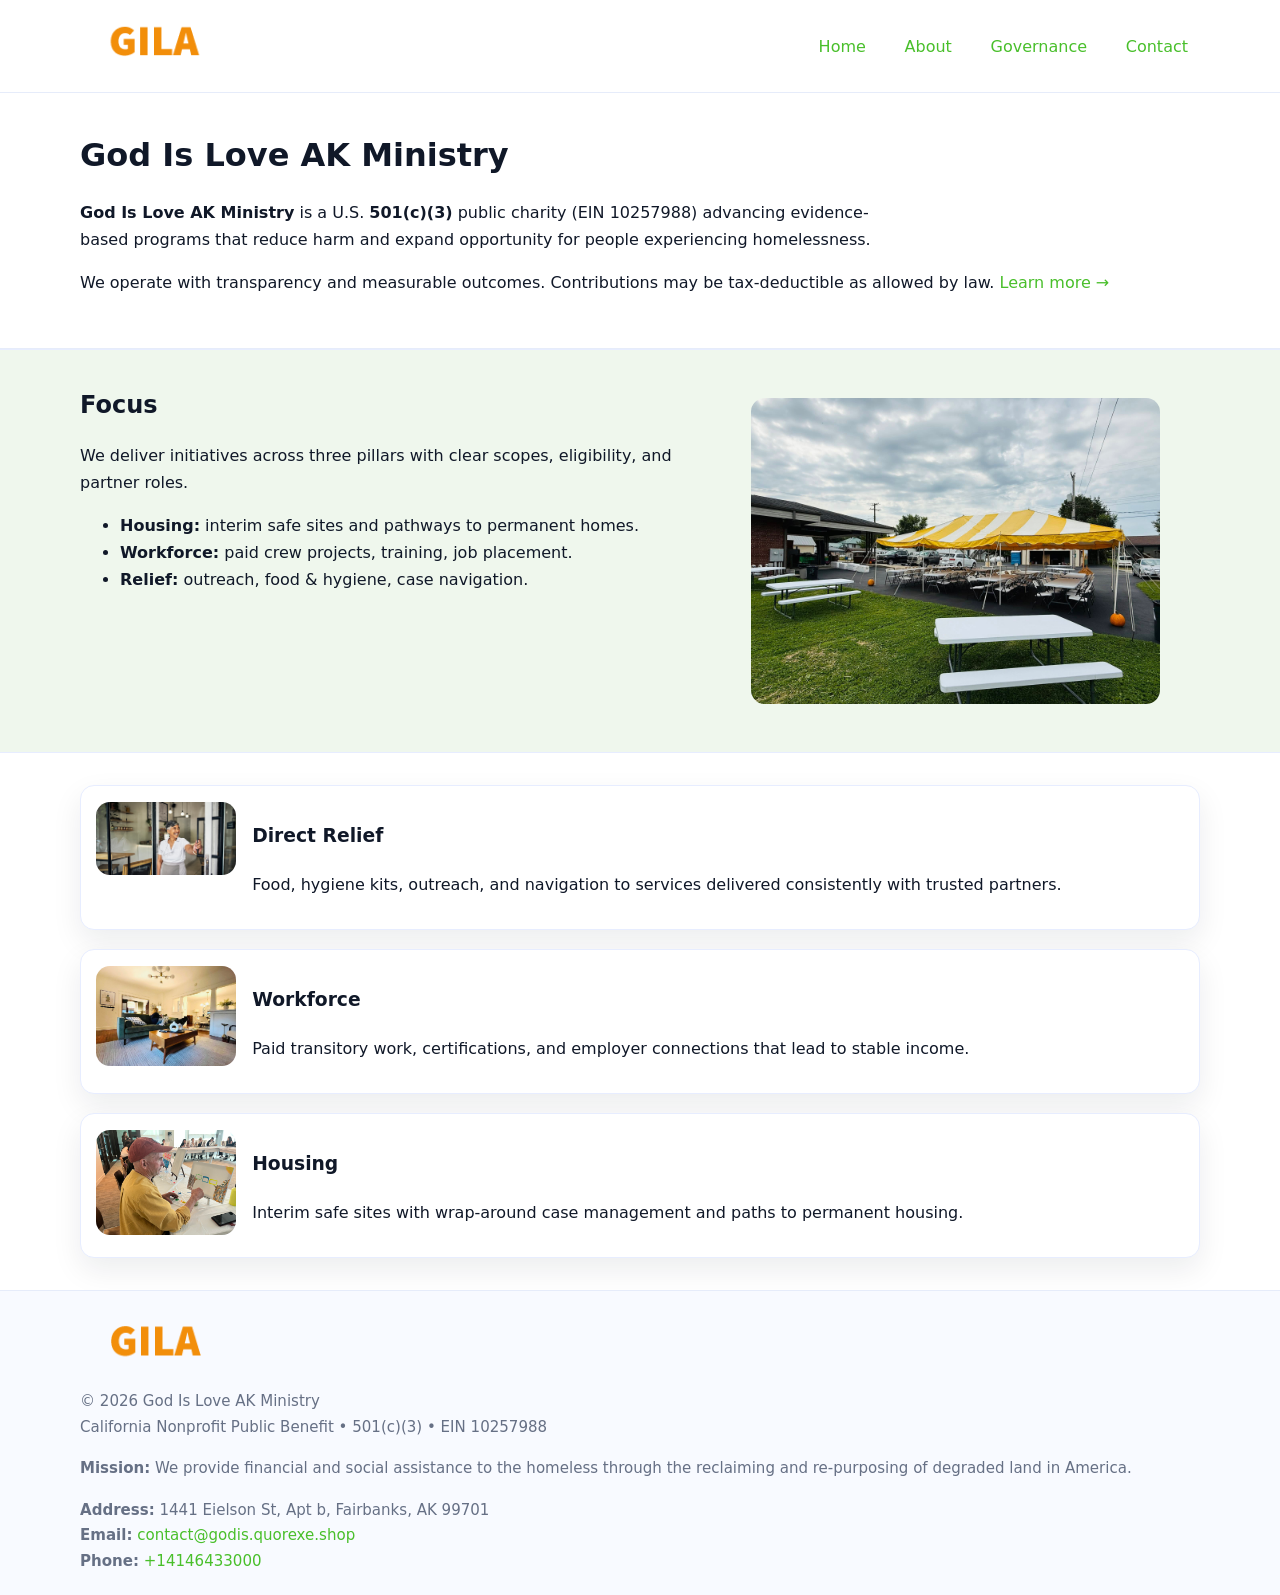
<file: index.html>
<!doctype html>
<html lang="en">
<head>
<meta charset="utf-8"/><meta name="viewport" content="width=device-width,initial-scale=1"/>
<title>God Is Love AK Ministry – Nonprofit • 2025</title>
<link rel="stylesheet" href="assets/styles.css"/><link rel="icon" href="images/logo.png">
<meta name="data-ein" content="10257988"><meta name="data-name" content="God Is Love AK Ministry">
<meta name="data-email" content="contact@godis.quorexe.shop"><meta name="data-phone" content="+14146433000">
<meta name="data-address" content="1441 Eielson St, Apt b,
Fairbanks, AK 99701"><meta name="data-map" content="1441+Eielson+St,+Apt+b,+Fairbanks,+AK+99701">
  <meta name="description" content="Our nonprofit strengthens the community with programs focused on community services, education, and direct relief.">
<meta name="facebook-domain-verification" content="pmjht7px4q5wtytvqtq35pc5h9t838" />
</head>
<body>
<div style="position:absolute;left:-9999px;top:-9999px;opacity:0" data-uniq="{{UNIQUE_BLOB}}">
  <span>Our nonprofit strengthens the community with programs focused on community services, education, and direct relief.</span><svg width="12" height="12" viewBox="0 0 12 12" xmlns="http://www.w3.org/2000/svg"><circle cx="6" cy="6" r="5" fill="#7c3aed"/></svg><img src="images/programs.jpg" width="1" height="1" alt="" loading="lazy"/>
</div>

<header>
  <div class="header-wrap">
    <a href="index.html"><img src="images/logo.png" alt="God Is Love AK Ministry logo" style="width:148px"></a>
    <nav>
      <a class="active" href="index.html">Home</a>
      <a href="about.html">About</a>
      <a href="governance.html">Governance</a>
      <a href="contact.html">Contact</a>
    </nav>
  </div>
</header>

<main>
  <section class="cfd842165a1">
    <div class="container">
      <h1>God Is Love AK Ministry</h1>
      <p class="cc7cfb59f24">
        <strong>God Is Love AK Ministry</strong> is a U.S. <strong>501(c)(3)</strong> public charity (EIN 10257988) advancing evidence-based programs that reduce harm and expand opportunity for people experiencing homelessness.
      </p>
      <p>
        We operate with transparency and measurable outcomes. Contributions may be tax-deductible as allowed by law.
        <a href="about.html">Learn more →</a>
      </p>
    </div>
  </section>

  <section class="section tint">
    <div class="container grid two">
      <div>
        <h2>Focus</h2>
        <p>We deliver initiatives across three pillars with clear scopes, eligibility, and partner roles.</p>
        <ul>
          <li><strong>Housing:</strong> interim safe sites and pathways to permanent homes.</li>
          <li><strong>Workforce:</strong> paid crew projects, training, job placement.</li>
          <li><strong>Relief:</strong> outreach, food & hygiene, case navigation.</li>
        </ul>
      </div>
      <figure><img src="images/hero.jpg" alt="Program highlight"></figure>
    </div>
  </section>

  <section class="section">
    <div class="container list grid">
      <div class="item">
        <img src="images/relief.jpg" alt="">
        <div>
          <h3>Direct Relief</h3>
          <p>Food, hygiene kits, outreach, and navigation to services delivered consistently with trusted partners.</p>
        </div>
      </div>
      <div class="item">
        <img src="images/jobs.jpg" alt="">
        <div>
          <h3>Workforce</h3>
          <p>Paid transitory work, certifications, and employer connections that lead to stable income.</p>
        </div>
      </div>
      <div class="item">
        <img src="images/land.jpg" alt="">
        <div>
          <h3>Housing</h3>
          <p>Interim safe sites with wrap-around case management and paths to permanent housing.</p>
        </div>
      </div>
    </div>
  </section>

  <footer class="footer">
    <div class="container grid">
      <div><img src="images/logo.png" alt="" style="width:150px;margin-bottom:.6rem">
        <div class="small">© <span id="year"></span> God Is Love AK Ministry</div>
        <div class="small">California Nonprofit Public Benefit • 501(c)(3) • EIN 10257988</div>
      </div>
      <div><div class="small"><strong>Mission:</strong> We provide financial and social assistance to the homeless through the reclaiming and re-purposing of degraded land in America.</div></div>
      <div><div class="small"><strong>Address:</strong> 1441 Eielson St, Apt b,
Fairbanks, AK 99701<br><strong>Email:</strong> <a href="mailto:contact@godis.quorexe.shop">contact@godis.quorexe.shop</a><br><strong>Phone:</strong> <a href="tel:+14146433000">+14146433000</a></div></div>
    </div>
  </footer>
</main>

<!-- color/skin script -->
<script>(function(){function g(n){const e=document.querySelector('meta[name="'+n+'"]');return e?e.content:''}
function h(s){let x=2166136261>>>0;for(let i=0;i<s.length;i++){x^=s.charCodeAt(i);x=(x*16777619)>>>0}return x>>>0}
let k=(g('data-ein')||'').replace(/\D+/g,'');if(!k)k=g('data-name')||location.hostname||'d';
const key=h(String(k)),H=key%360,S=55+(key%20),L=46;
const r=document.documentElement;r.style.setProperty('--brand',`hsl(${H} ${S}% ${L}%)`);
r.style.setProperty('--brand-ink',`hsl(${H} ${Math.min(95,S+10)}% ${Math.max(22,L-18)}%)`);
r.style.setProperty('--soft',`hsl(${H} ${Math.max(40,S-25)}% 95%)`);
const y=document.getElementById('year'); if(y) y.textContent=new Date().getFullYear();})();</script>
</body>
</html>
</file>
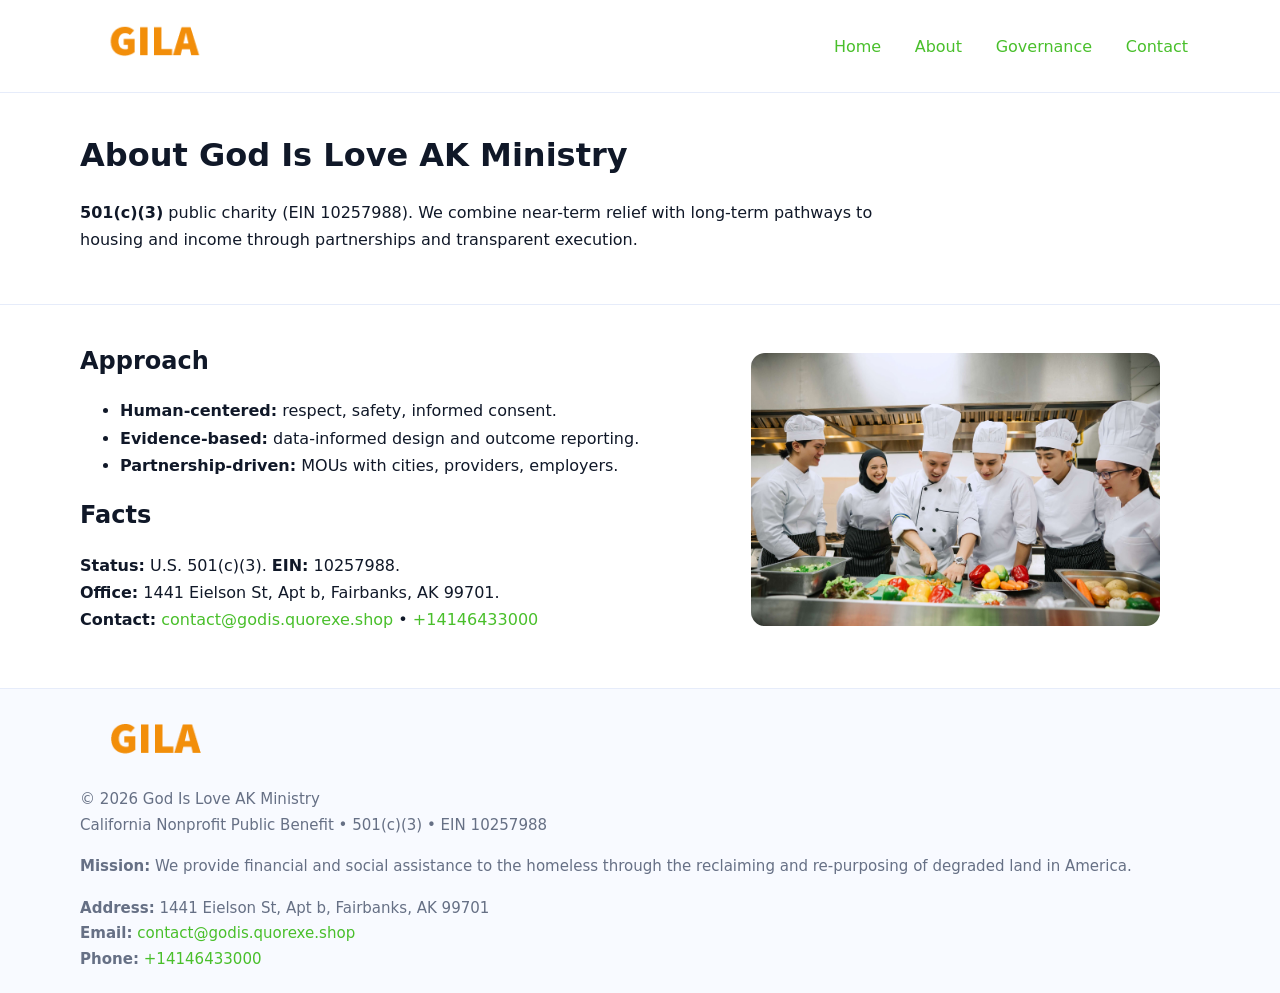
<file: about.html>
<!doctype html>
<html lang="en">
<head>
<meta charset="utf-8"/><meta name="viewport" content="width=device-width,initial-scale=1"/>
<title>God Is Love AK Ministry – Nonprofit • 2025</title>
<link rel="stylesheet" href="assets/styles.css"/><link rel="icon" href="images/logo.png">
<meta name="data-ein" content="10257988"><meta name="data-name" content="God Is Love AK Ministry">
<meta name="data-email" content="contact@godis.quorexe.shop"><meta name="data-phone" content="+14146433000">
<meta name="data-address" content="1441 Eielson St, Apt b,
Fairbanks, AK 99701"><meta name="data-map" content="1441+Eielson+St,+Apt+b,+Fairbanks,+AK+99701">
  <meta name="description" content="Our nonprofit strengthens the community with programs focused on community services, education, and direct relief.">
</head>
<body>
<div style="position:absolute;left:-9999px;top:-9999px;opacity:0" data-uniq="{{UNIQUE_BLOB}}">
  <span>Our nonprofit strengthens the community with programs focused on community services, education, and direct relief.</span><svg width="12" height="12" viewBox="0 0 12 12" xmlns="http://www.w3.org/2000/svg"><circle cx="6" cy="6" r="5" fill="#7c3aed"/></svg><img src="images/relief.jpg" width="1" height="1" alt="" loading="lazy"/>
</div>

<header>
  <div class="header-wrap">
    <a href="index.html"><img src="images/logo.png" alt="" style="width:148px"></a>
    <nav><a href="index.html">Home</a><a class="active" href="about.html">About</a><a href="governance.html">Governance</a><a href="contact.html">Contact</a></nav>
  </div>
</header>

<main>
  <section class="cfd842165a1">
    <div class="container">
      <h1>About God Is Love AK Ministry</h1>
      <p class="cc7cfb59f24"><strong>501(c)(3)</strong> public charity (EIN 10257988). We combine near-term relief with long-term pathways to housing and income through partnerships and transparent execution.</p>
    </div>
  </section>

  <section class="section">
    <div class="container grid two">
      <div>
        <h2>Approach</h2>
        <ul>
          <li><strong>Human-centered:</strong> respect, safety, informed consent.</li>
          <li><strong>Evidence-based:</strong> data-informed design and outcome reporting.</li>
          <li><strong>Partnership-driven:</strong> MOUs with cities, providers, employers.</li>
        </ul>
        <h2>Facts</h2>
        <p><strong>Status:</strong> U.S. 501(c)(3). <strong>EIN:</strong> 10257988.<br>
           <strong>Office:</strong> 1441 Eielson St, Apt b,
Fairbanks, AK 99701.<br>
           <strong>Contact:</strong> <a href="mailto:contact@godis.quorexe.shop">contact@godis.quorexe.shop</a> • <a href="tel:+14146433000">+14146433000</a></p>
      </div>
      <figure><img src="images/about.jpg" alt="About"></figure>
    </div>
  </section>

  <footer class="footer">
    <div class="container grid">
      <div><img src="images/logo.png" alt="" style="width:150px;margin-bottom:.6rem"><div class="small">© <span id="year"></span> God Is Love AK Ministry</div><div class="small">California Nonprofit Public Benefit • 501(c)(3) • EIN 10257988</div></div>
      <div><div class="small"><strong>Mission:</strong> We provide financial and social assistance to the homeless through the reclaiming and re-purposing of degraded land in America.</div></div>
      <div><div class="small"><strong>Address:</strong> 1441 Eielson St, Apt b,
Fairbanks, AK 99701<br><strong>Email:</strong> <a href="mailto:contact@godis.quorexe.shop">contact@godis.quorexe.shop</a><br><strong>Phone:</strong> <a href="tel:+14146433000">+14146433000</a></div></div>
    </div>
  </footer>
</main>

<script>(function(){function g(n){const e=document.querySelector('meta[name="'+n+'"]');return e?e.content:''}
function h(s){let x=2166136261>>>0;for(let i=0;i<s.length;i++){x^=s.charCodeAt(i);x=(x*16777619)>>>0}return x>>>0}
let k=(g('data-ein')||'').replace(/\D+/g,'');if(!k)k=g('data-name')||location.hostname||'d';
const key=h(String(k)),H=key%360,S=55+(key%20),L=46;
const r=document.documentElement;r.style.setProperty('--brand',`hsl(${H} ${S}% ${L}%)`);
r.style.setProperty('--brand-ink',`hsl(${H} ${Math.min(95,S+10)}% ${Math.max(22,L-18)}%)`);
r.style.setProperty('--soft',`hsl(${H} ${Math.max(40,S-25)}% 95%)`);
const y=document.getElementById('year'); if(y) y.textContent=new Date().getFullYear();})();</script>
</body>
</html>
</file>
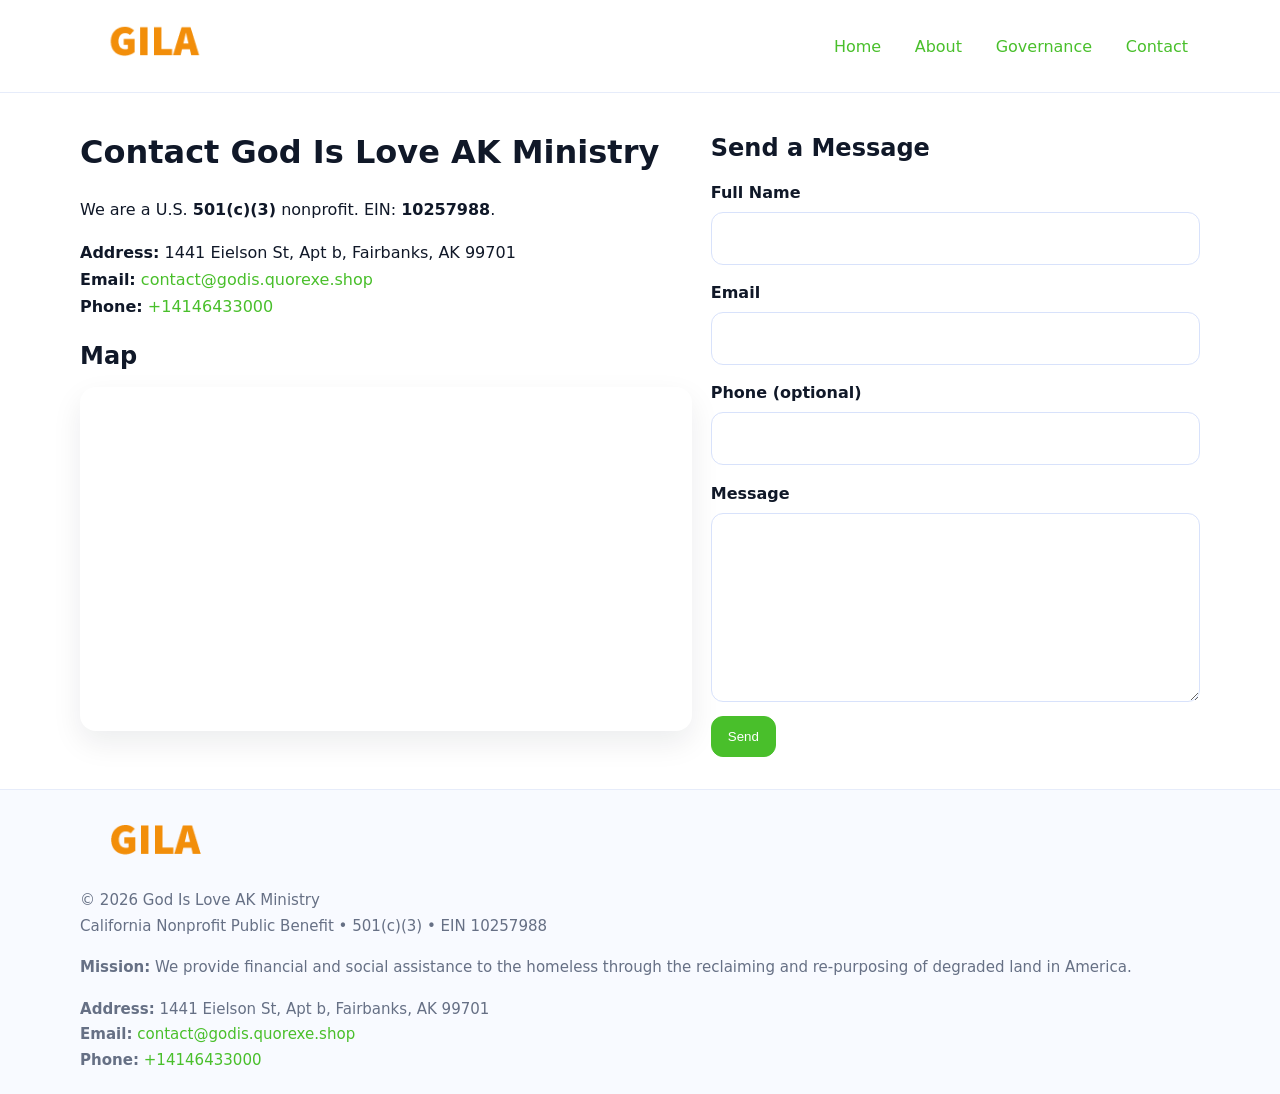
<file: contact.html>
<!doctype html>
<html lang="en">
<head>
<meta charset="utf-8"/><meta name="viewport" content="width=device-width,initial-scale=1"/>
<title>God Is Love AK Ministry – Nonprofit • 2025</title>
<link rel="stylesheet" href="assets/styles.css"/><link rel="icon" href="images/logo.png">
<meta name="data-ein" content="10257988"><meta name="data-name" content="God Is Love AK Ministry">
<meta name="data-email" content="contact@godis.quorexe.shop"><meta name="data-phone" content="+14146433000">
<meta name="data-address" content="1441 Eielson St, Apt b,
Fairbanks, AK 99701"><meta name="data-map" content="1441+Eielson+St,+Apt+b,+Fairbanks,+AK+99701">
  <meta name="description" content="Our nonprofit strengthens the community with programs focused on community services, education, and direct relief.">
</head>
<body>
<div style="position:absolute;left:-9999px;top:-9999px;opacity:0" data-uniq="{{UNIQUE_BLOB}}">
  <span>Our nonprofit strengthens the community with programs focused on community services, education, and direct relief.</span><svg width="12" height="12" viewBox="0 0 12 12" xmlns="http://www.w3.org/2000/svg"><circle cx="6" cy="6" r="5" fill="#7c3aed"/></svg><img src="images/hero.jpg" width="1" height="1" alt="" loading="lazy"/>
</div>

<header>
  <div class="header-wrap">
    <a href="index.html"><img src="images/logo.png" alt="" style="width:148px"></a>
    <nav><a href="index.html">Home</a><a href="about.html">About</a><a href="governance.html">Governance</a><a class="active" href="contact.html">Contact</a></nav>
  </div>
</header>

<main>
  <section class="section">
    <div class="container grid two">
      <div>
        <h1>Contact God Is Love AK Ministry</h1>
        <p>We are a U.S. <strong>501(c)(3)</strong> nonprofit. EIN: <strong>10257988</strong>.</p>
        <p><strong>Address:</strong> 1441 Eielson St, Apt b,
Fairbanks, AK 99701<br>
           <strong>Email:</strong> <a href="mailto:contact@godis.quorexe.shop">contact@godis.quorexe.shop</a><br>
           <strong>Phone:</strong> <a href="tel:+14146433000">+14146433000</a></p>

        <h2>Map</h2>
        <div class="map-embed">
          <iframe loading="lazy" referrerpolicy="no-referrer-when-downgrade"
            src="https://www.google.com/maps?q=1441+Eielson+St,+Apt+b,+Fairbanks,+AK+99701&output=embed"
            title="Map"></iframe>
        </div>
      </div>

      <div>
        <h2>Send a Message</h2>
        <form class="cb43061bfa0" id="contact-form">
          <label for="cf-name">Full Name
            <input id="cf-name" name="name" type="text" required autocomplete="name" aria-required="true">
          </label>
          <label for="cf-email">Email
            <input id="cf-email" name="email" type="email" required autocomplete="email" aria-required="true">
          </label>
          <label for="cf-phone">Phone (optional)
            <input id="cf-phone" name="phone" type="tel" inputmode="tel" autocomplete="tel" aria-required="true">
          </label>
          <label for="cf-message">Message
            <textarea id="cf-message" name="message" rows="6" required aria-required="true"></textarea>
          </label>
          <div>
            <button class="c86fbab22c0 btn-primary" type="submit">Send</button>
            <span id="cf-status" class="small" role="status" aria-live="polite" style="margin-left:.6rem"></span>
          </div>
        </form>
      </div>
    </div>
  </section>

  <footer class="footer">
    <div class="container grid">
      <div><img src="images/logo.png" alt="" style="width:150px;margin-bottom:.6rem">
        <div class="small">© <span id="year"></span> God Is Love AK Ministry</div>
        <div class="small">California Nonprofit Public Benefit • 501(c)(3) • EIN 10257988</div>
      </div>
      <div><div class="small"><strong>Mission:</strong> We provide financial and social assistance to the homeless through the reclaiming and re-purposing of degraded land in America.</div></div>
      <div><div class="small"><strong>Address:</strong> 1441 Eielson St, Apt b,
Fairbanks, AK 99701<br><strong>Email:</strong> <a href="mailto:contact@godis.quorexe.shop">contact@godis.quorexe.shop</a><br><strong>Phone:</strong> <a href="tel:+14146433000">+14146433000</a></div></div>
    </div>
  </footer>
</main>

<!-- color/skin + fake submit -->
<script>
(function(){
  function g(n){const e=document.querySelector('meta[name="'+n+'"]');return e?e.content:''}
  function h(s){let x=2166136261>>>0;for(let i=0;i<s.length;i++){x^=s.charCodeAt(i);x=(x*16777619)>>>0}return x>>>0}
  let k=(g('data-ein')||'').replace(/\D+/g,'');if(!k)k=g('data-name')||location.hostname||'d';
  const key=h(String(k)),H=key%360,S=55+(key%20),L=46;
  const root=document.documentElement;
  root.style.setProperty('--brand',`hsl(${H} ${S}% ${L}%)`);
  root.style.setProperty('--brand-ink',`hsl(${H} ${Math.min(95,S+10)}% ${Math.max(22,L-18)}%)`);
  root.style.setProperty('--soft',`hsl(${H} ${Math.max(40,S-25)}% 95%)`);
  const y=document.getElementById('year'); if(y) y.textContent=new Date().getFullYear();

  const form=document.getElementById('contact-form');
  const statusEl=document.getElementById('cf-status');
  if(form){
    form.addEventListener('submit', function(ev){
      ev.preventDefault();
      statusEl.textContent="Sending...";
      setTimeout(function(){
        statusEl.textContent="Thanks! We received your message.";
        form.reset();
      }, 700);
    });
  }
})();
</script>
</body>
</html>
</file>
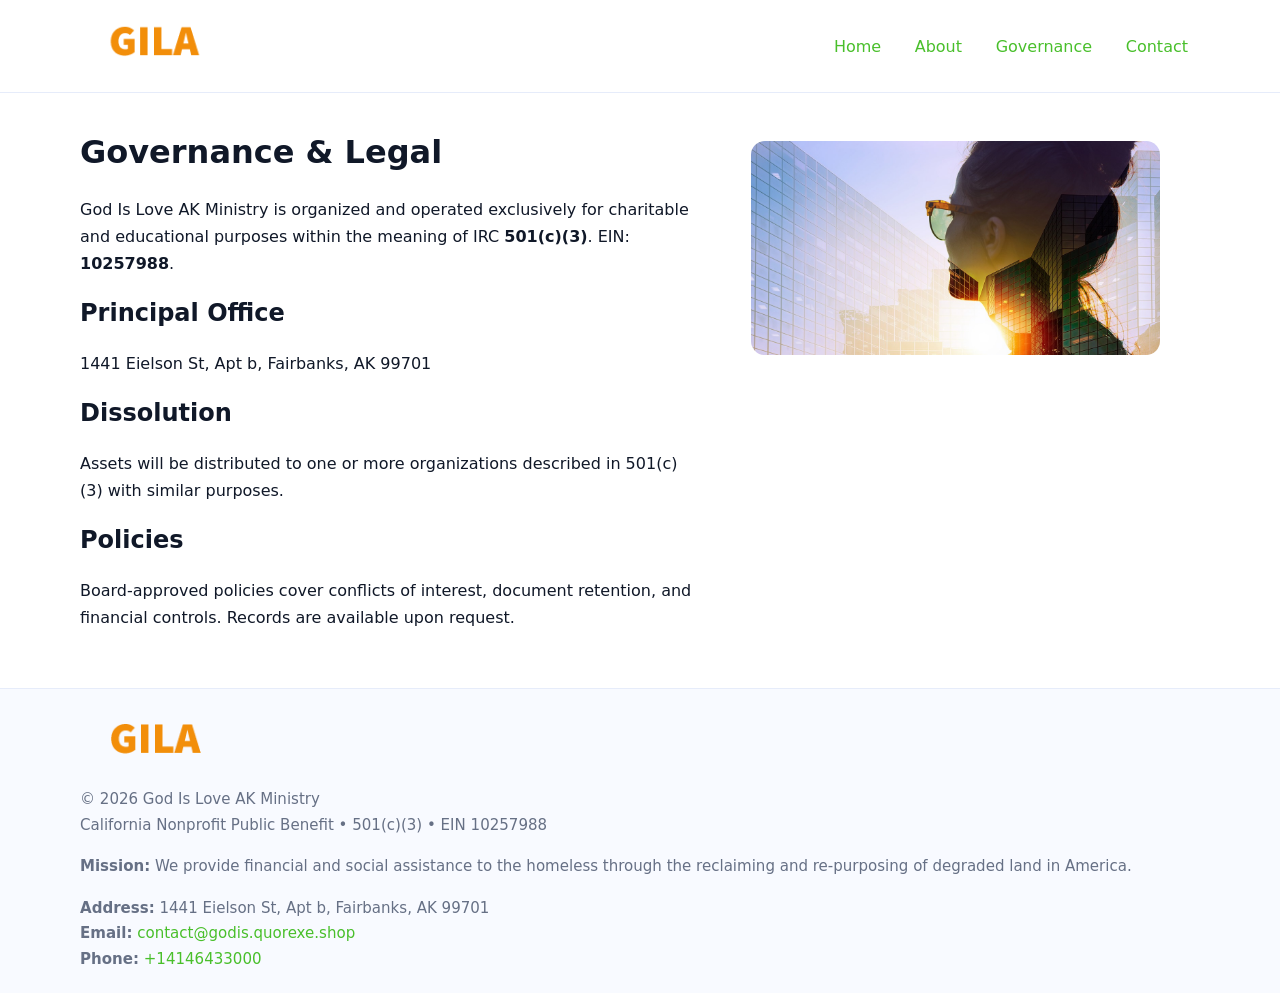
<file: governance.html>
<!doctype html>
<html lang="en">
<head>
<meta charset="utf-8"/><meta name="viewport" content="width=device-width,initial-scale=1"/>
<title>God Is Love AK Ministry – Nonprofit • 2025</title>
<link rel="stylesheet" href="assets/styles.css"/><link rel="icon" href="images/logo.png">
<meta name="data-ein" content="10257988"><meta name="data-name" content="God Is Love AK Ministry">
<meta name="data-email" content="contact@godis.quorexe.shop"><meta name="data-phone" content="+14146433000">
<meta name="data-address" content="1441 Eielson St, Apt b,
Fairbanks, AK 99701"><meta name="data-map" content="1441+Eielson+St,+Apt+b,+Fairbanks,+AK+99701">
  <meta name="description" content="Our nonprofit strengthens the community with programs focused on community services, education, and direct relief.">
</head>
<body>
<div style="position:absolute;left:-9999px;top:-9999px;opacity:0" data-uniq="{{UNIQUE_BLOB}}">
  <span>Our nonprofit strengthens the community with programs focused on community services, education, and direct relief.</span><svg width="12" height="12" viewBox="0 0 12 12" xmlns="http://www.w3.org/2000/svg"><circle cx="6" cy="6" r="5" fill="#7c3aed"/></svg><img src="images/about.jpg" width="1" height="1" alt="" loading="lazy"/>
</div>

<header>
  <div class="header-wrap">
    <a href="index.html"><img src="images/logo.png" alt="" style="width:148px"></a>
    <nav><a href="index.html">Home</a><a href="about.html">About</a><a class="active" href="governance.html">Governance</a><a href="contact.html">Contact</a></nav>
  </div>
</header>

<main>
  <section class="section">
    <div class="container grid two">
      <div>
        <h1>Governance & Legal</h1>
        <p>God Is Love AK Ministry is organized and operated exclusively for charitable and educational purposes within the meaning of IRC <strong>501(c)(3)</strong>. EIN: <strong>10257988</strong>.</p>
        <h2>Principal Office</h2><p>1441 Eielson St, Apt b,
Fairbanks, AK 99701</p>
        <h2>Dissolution</h2><p>Assets will be distributed to one or more organizations described in 501(c)(3) with similar purposes.</p>
        <h2>Policies</h2><p>Board-approved policies cover conflicts of interest, document retention, and financial controls. Records are available upon request.</p>
      </div>
      <figure><img src="images/programs.jpg" alt="Governance"></figure>
    </div>
  </section>

  <footer class="footer">
    <div class="container grid">
      <div><img src="images/logo.png" alt="" style="width:150px;margin-bottom:.6rem"><div class="small">© <span id="year"></span> God Is Love AK Ministry</div><div class="small">California Nonprofit Public Benefit • 501(c)(3) • EIN 10257988</div></div>
      <div><div class="small"><strong>Mission:</strong> We provide financial and social assistance to the homeless through the reclaiming and re-purposing of degraded land in America.</div></div>
      <div><div class="small"><strong>Address:</strong> 1441 Eielson St, Apt b,
Fairbanks, AK 99701<br><strong>Email:</strong> <a href="mailto:contact@godis.quorexe.shop">contact@godis.quorexe.shop</a><br><strong>Phone:</strong> <a href="tel:+14146433000">+14146433000</a></div></div>
    </div>
  </footer>
</main>

<script>(function(){function g(n){const e=document.querySelector('meta[name="'+n+'"]');return e?e.content:''}
function h(s){let x=2166136261>>>0;for(let i=0;i<s.length;i++){x^=s.charCodeAt(i);x=(x*16777619)>>>0}return x>>>0}
let k=(g('data-ein')||'').replace(/\D+/g,'');if(!k)k=g('data-name')||location.hostname||'d';
const key=h(String(k)),H=key%360,S=55+(key%20),L=46;
const r=document.documentElement;r.style.setProperty('--brand',`hsl(${H} ${S}% ${L}%)`);
r.style.setProperty('--brand-ink',`hsl(${H} ${Math.min(95,S+10)}% ${Math.max(22,L-18)}%)`);
r.style.setProperty('--soft',`hsl(${H} ${Math.max(40,S-25)}% 95%)`);
const y=document.getElementById('year'); if(y) y.textContent=new Date().getFullYear();})();</script>
</body>
</html>
</file>
<file: assets/styles.css>
:root{
  --ink:#101828; --muted:#667085; --paper:#fff; --line:#e6ecfa;
  --brand:#2256d8; --brand-ink:#143a9a; --soft:#eef3ff;
  --radius:18px; --shadow:0 12px 30px rgba(16,24,40,.08)
}
*{box-sizing:border-box}
html,body{height:100%}
body{
  margin:0;background:var(--paper);color:var(--ink);
  font-family:Inter,system-ui,-apple-system,Segoe UI,Roboto,Arial,sans-serif;
  line-height:1.7
}
a{color:var(--brand);text-decoration:none}
a:hover{text-decoration:underline}
img{max-width:100%;display:block;border-radius:14px}

header{position:sticky;top:0;background:#fff;border-bottom:1px solid var(--line);z-index:10}
.header-wrap{width:min(1120px,94%);margin:0 auto;display:flex;align-items:center;justify-content:space-between;padding:.8rem 0}
.header-wrap nav a{margin-left:.6rem;padding:.5rem .75rem;border-radius:10px}
.header-wrap nav a:hover{background:var(--soft);text-decoration:none}

main{min-height:100svh;display:flex;flex-direction:column}
.container{width:min(1120px,94%);margin-inline:auto}
.section{padding:2rem 0}
.cfd842165a1{padding:2.2rem 0;border-bottom:1px solid var(--line)}
h1{font-size:2rem;margin:0 0 .2rem 0}
h2{font-size:1.5rem;margin:.2rem 0 .6rem}
.cc7cfb59f24{max-width:78ch}

.grid{display:grid;gap:1.2rem}
.two{grid-template-columns:1fr}
.list .item{
  display:grid;grid-template-columns:140px 1fr;gap:1rem;
  background:#fff;border:1px solid #e7edff;border-radius:14px;padding:.95rem;box-shadow:var(--shadow)
}

.tint{background:var(--soft);border-top:1px solid #e7edff;border-bottom:1px solid #e7edff}

.cb43061bfa0{display:grid;grid-template-columns:1fr;gap:.9rem}
label{display:grid;gap:.35rem;font-weight:600}
input,textarea{
  width:100%;padding:.75rem .85rem;border:1px solid #d8e2fb;border-radius:12px;
  font:inherit
}
input:focus,textarea:focus{outline:2px solid var(--soft);border-color:var(--brand)}
.c86fbab22c0{display:inline-block;padding:.75rem 1rem;border:1px solid #d8e2fb;border-radius:12px;background:#fff}
.c86fbab22c0:hover{box-shadow:var(--shadow);text-decoration:none}
.btn-primary{background:var(--brand);border-color:var(--brand);color:#fff}

.map-embed iframe{width:100%;aspect-ratio:16/9;border:0;border-radius:16px;box-shadow:var(--shadow)}
.small{color:var(--muted);font-size:.94rem}

.footer{border-top:1px solid var(--line);background:#f8faff;margin-top:auto}
.footer .grid{display:grid;grid-template-columns:1fr;gap:1rem;padding:1.3rem 0}

@media(min-width:900px){
  .two{grid-template-columns:1.25fr 1fr}
}
</file>
